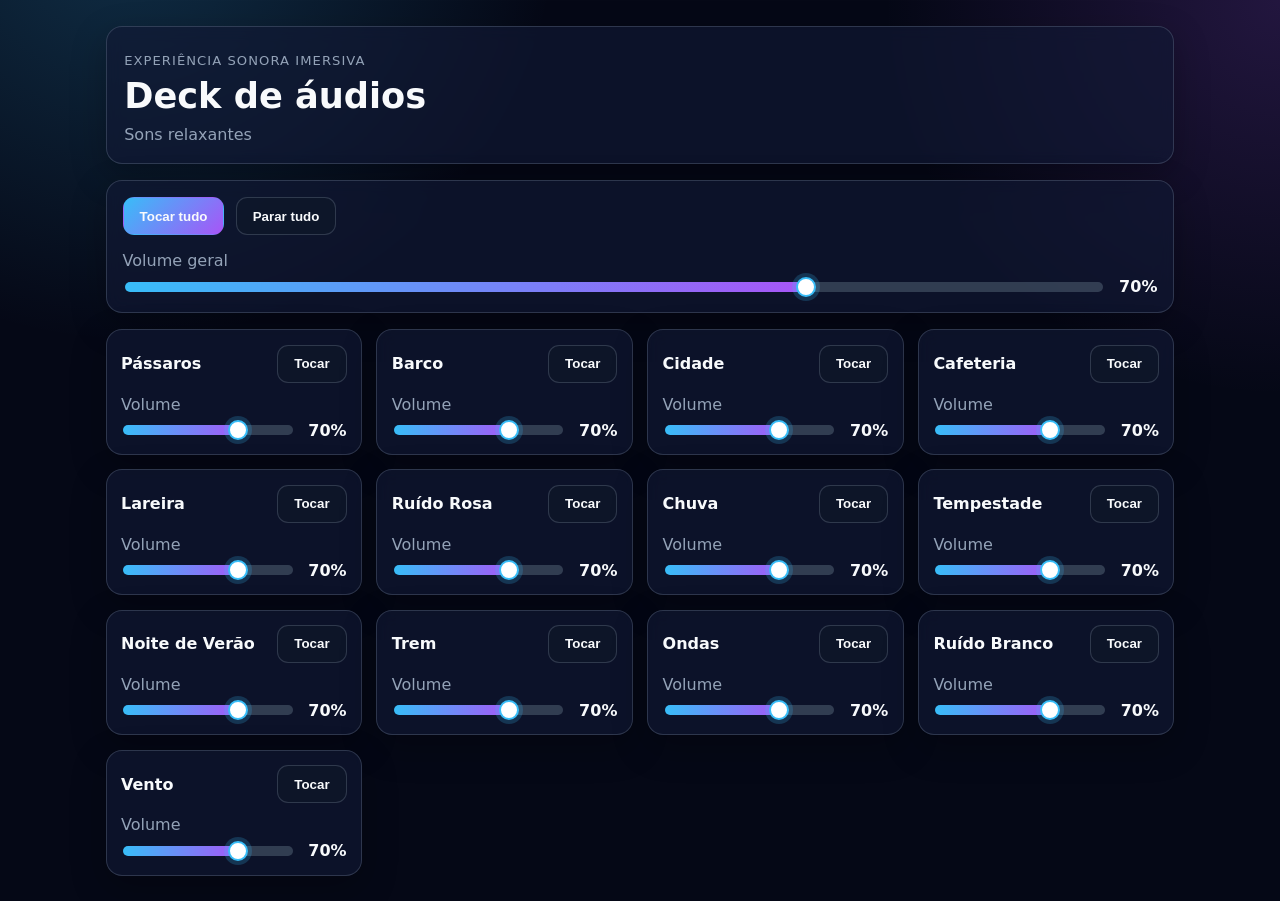
<file: index.html>
<!doctype html>
<html lang="pt-BR">
  <head>
    <meta charset="UTF-8" />
    <meta name="viewport" content="width=device-width, initial-scale=1.0" />
    <title>Sons relaxantes</title>
    <link
    rel="icon"
    type="image/svg+xml"
    href="data:image/svg+xml,%3Csvg xmlns='http://www.w3.org/2000/svg' viewBox='0 0 100 100'%3E%3Ctext y='.9em' font-size='90'%3E🎶%3C/text%3E%3C/svg%3E"
    >
    <meta
      name="description"
      content="Blanket Web: misture sons ambientes online para foco, relaxamento e sono."
    />
    <link rel="stylesheet" href="style.css" />
  </head>
  <body>
    <main class="app">
      <header class="app__header glass">
        <p class="eyebrow">Experiência sonora imersiva</p>
        <h1>Deck de áudios</h1>
        <p>Sons relaxantes</p>
      </header>

      <section class="master-controls glass" aria-label="Controles gerais">
        <div class="master-controls__actions">
          <button id="toggleAll" class="btn btn--primary" type="button">Tocar tudo</button>
          <button id="stopAll" class="btn" type="button">Parar tudo</button>
        </div>

        <label class="master-volume" for="masterVolume">
          <span>Volume geral</span>
          <div class="range-wrap">
            <input id="masterVolume" type="range" min="0" max="100" value="70" />
            <output id="masterVolumeValue" for="masterVolume">70%</output>
          </div>
        </label>
      </section>

      <section>
        <ul id="soundList" class="sound-list" aria-label="Lista de sons"></ul>
      </section>
    </main>

    <template id="soundItemTemplate">
      <li class="sound-card glass">
        <div class="sound-card__top">
          <h2 class="sound-card__title"></h2>
          <button class="btn sound-card__toggle" type="button">Tocar</button>
        </div>
        <label class="sound-card__volume-wrap">
          <span>Volume</span>
          <div class="range-wrap">
            <input class="sound-card__volume" type="range" min="0" max="100" value="70" />
            <output class="sound-card__volume-value">70%</output>
          </div>
        </label>
      </li>
    </template>

    <script src="script.js"></script>
  </body>
</html>
</file>
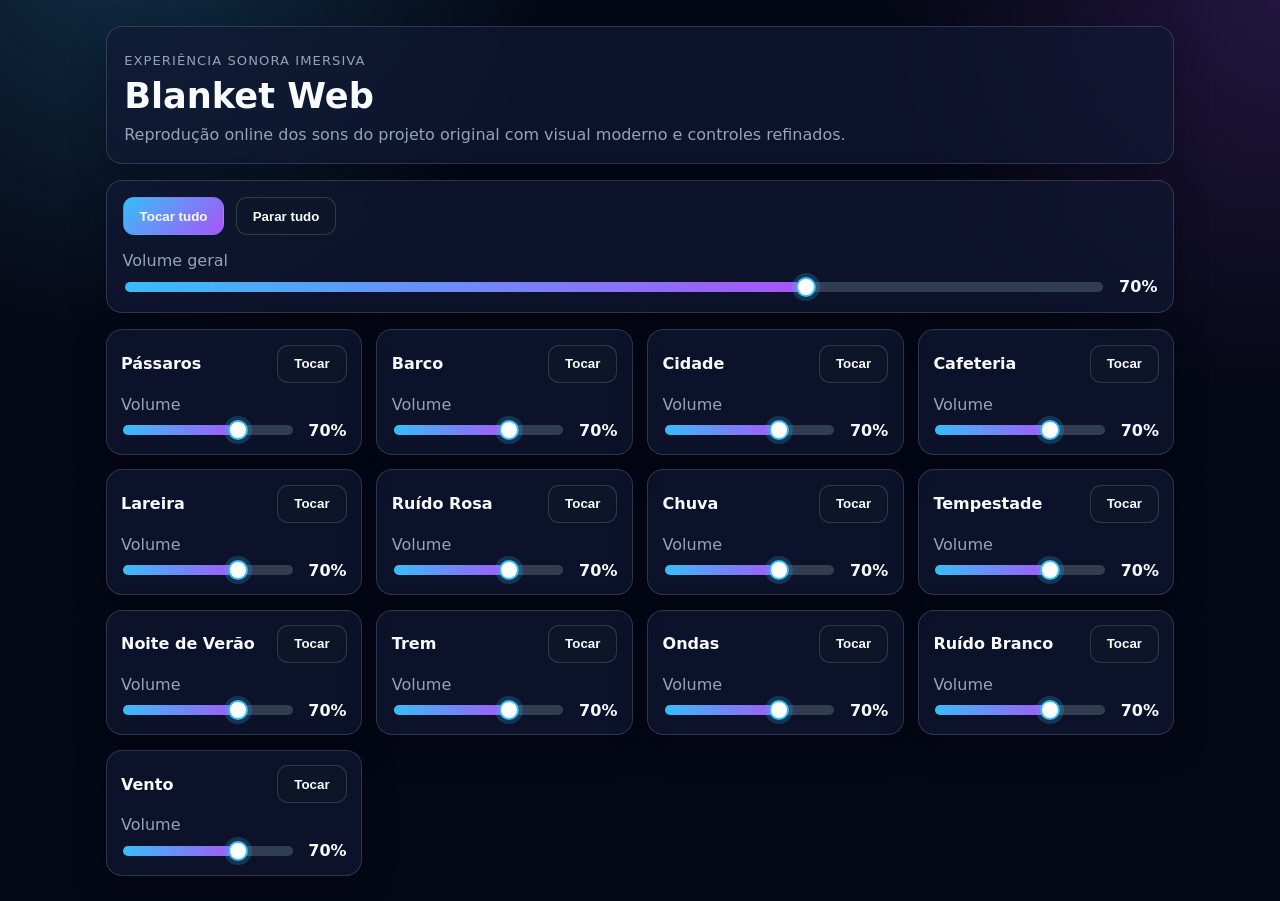
<file: docs/index.html>
<!doctype html>
<html lang="pt-BR">
  <head>
    <meta charset="UTF-8" />
    <meta name="viewport" content="width=device-width, initial-scale=1.0" />
    <title>Blanket Web</title>
    <meta
      name="description"
      content="Blanket Web: misture sons ambientes online para foco, relaxamento e sono."
    />
    <link rel="stylesheet" href="style.css" />
  </head>
  <body>
    <main class="app">
      <header class="app__header glass">
        <p class="eyebrow">Experiência sonora imersiva</p>
        <h1>Blanket Web</h1>
        <p>Reprodução online dos sons do projeto original com visual moderno e controles refinados.</p>
      </header>

      <section class="master-controls glass" aria-label="Controles gerais">
        <div class="master-controls__actions">
          <button id="toggleAll" class="btn btn--primary" type="button">Tocar tudo</button>
          <button id="stopAll" class="btn" type="button">Parar tudo</button>
        </div>

        <label class="master-volume" for="masterVolume">
          <span>Volume geral</span>
          <div class="range-wrap">
            <input id="masterVolume" type="range" min="0" max="100" value="70" />
            <output id="masterVolumeValue" for="masterVolume">70%</output>
          </div>
        </label>
      </section>

      <section>
        <ul id="soundList" class="sound-list" aria-label="Lista de sons"></ul>
      </section>
    </main>

    <template id="soundItemTemplate">
      <li class="sound-card glass">
        <div class="sound-card__top">
          <h2 class="sound-card__title"></h2>
          <button class="btn sound-card__toggle" type="button">Tocar</button>
        </div>
        <label class="sound-card__volume-wrap">
          <span>Volume</span>
          <div class="range-wrap">
            <input class="sound-card__volume" type="range" min="0" max="100" value="70" />
            <output class="sound-card__volume-value">70%</output>
          </div>
        </label>
      </li>
    </template>

    <script src="script.js"></script>
  </body>
</html>
</file>
<file: style.css>
:root {
  color-scheme: dark;
  --bg: #050816;
  --surface: rgba(18, 26, 53, 0.65);
  --surface-hover: rgba(30, 44, 88, 0.72);
  --border: rgba(148, 163, 184, 0.25);
  --text: #f8fafc;
  --muted: #94a3b8;
  --accent: #38bdf8;
  --accent-2: #a855f7;
  --success: #34d399;
  --range-track: rgba(71, 85, 105, 0.65);
}
* { box-sizing: border-box; }
body { margin: 0; min-height: 100vh; font-family: Inter, system-ui, -apple-system, Segoe UI, Roboto, sans-serif; background: radial-gradient(45rem 45rem at 10% -10%, rgba(56, 189, 248, 0.22), transparent 60%), radial-gradient(45rem 45rem at 100% 0%, rgba(168, 85, 247, 0.18), transparent 55%), var(--bg); color: var(--text); }
.app { max-width: 1120px; margin: 0 auto; padding: clamp(1rem, 2vw, 1.6rem); display: grid; gap: 1rem; }
.glass { background: var(--surface); border: 1px solid var(--border); border-radius: 1rem; backdrop-filter: blur(8px); box-shadow: 0 12px 35px rgba(0, 0, 0, 0.25); }
.app__header { padding: 1.1rem; animation: riseIn 0.55s ease; }
.eyebrow { color: var(--accent); margin: 0; font-size: 0.82rem; text-transform: uppercase; letter-spacing: 0.08em; }
.app__header h1 { margin: 0.35rem 0 0; font-size: clamp(1.6rem, 3.8vw, 2.2rem); }
.app__header p { margin: 0.4rem 0 0; color: var(--muted); line-height: 1.45; }
.master-controls { padding: 1rem; display: grid; gap: 1rem; animation: riseIn 0.65s ease; }
.master-controls__actions { display: flex; flex-wrap: wrap; gap: 0.7rem; }
.btn { border: 1px solid var(--border); background: rgba(15, 23, 42, 0.75); color: var(--text); border-radius: 0.7rem; padding: 0.65rem 1rem; cursor: pointer; font-weight: 600; transition: transform 0.2s ease, box-shadow 0.2s ease, background-color 0.2s ease; }
.btn:hover { transform: translateY(-1px); box-shadow: 0 6px 20px rgba(56, 189, 248, 0.2); }
.btn--primary { border-color: transparent; background: linear-gradient(135deg, var(--accent), var(--accent-2)); }
.sound-list { list-style: none; margin: 0; padding: 0; display: grid; gap: 0.9rem; grid-template-columns: repeat(auto-fill, minmax(250px, 1fr)); }
.sound-card { padding: 0.9rem; display: grid; gap: 0.75rem; transition: transform 0.2s ease, background-color 0.2s ease, border-color 0.2s ease; animation: riseIn 0.5s ease both; }
.sound-card:hover { transform: translateY(-3px); background: var(--surface-hover); }
.sound-card.is-playing { border-color: rgba(52, 211, 153, 0.65); box-shadow: 0 0 0 1px rgba(52, 211, 153, 0.25), 0 14px 30px rgba(16, 185, 129, 0.15); }
.sound-card__top { display: flex; justify-content: space-between; align-items: center; gap: 0.5rem; }
.sound-card__title { margin: 0; font-size: 1rem; }
.sound-card__toggle.is-playing { background: rgba(16, 185, 129, 0.25); border-color: rgba(52, 211, 153, 0.75); }
.sound-card__volume-wrap, .master-volume { display: grid; gap: 0.45rem; color: var(--muted); }
.range-wrap { display: grid; grid-template-columns: minmax(0, 1fr) auto; gap: 0.7rem; align-items: center; }
output { min-width: 2.8rem; text-align: right; font-weight: 600; color: var(--text); }
input[type='range'] { --volume-percent: 70%; width: 100%; appearance: none; height: 10px; border-radius: 999px; background: linear-gradient(90deg, var(--accent), var(--accent-2)) 0 / var(--volume-percent) 100% no-repeat, var(--range-track); outline: none; }
input[type='range']::-webkit-slider-runnable-track { height: 10px; border-radius: 999px; background: transparent; }
input[type='range']::-moz-range-track { height: 10px; border-radius: 999px; background: transparent; }
input[type='range']::-webkit-slider-thumb { appearance: none; width: 20px; height: 20px; margin-top: -5px; border-radius: 50%; background: #fff; border: 2px solid var(--accent); box-shadow: 0 0 0 4px rgba(56, 189, 248, 0.2); }
input[type='range']::-moz-range-thumb { width: 20px; height: 20px; border-radius: 50%; background: #fff; border: 2px solid var(--accent); box-shadow: 0 0 0 4px rgba(56, 189, 248, 0.2); }
@keyframes riseIn { from { opacity: 0; transform: translateY(12px); } to { opacity: 1; transform: translateY(0); } }
@media (max-width: 760px) {
  .sound-list { grid-template-columns: 1fr; }
  .sound-card__top { align-items: flex-start; flex-direction: column; }
  .sound-card__toggle { width: 100%; }
}
@media (max-width: 640px) {
  .btn { width: 100%; }
  .master-controls__actions { display: grid; grid-template-columns: 1fr; }
  .range-wrap { grid-template-columns: 1fr; }
  output { text-align: left; }
}
</file>
<file: docs/style.css>
:root {
  color-scheme: dark;
  --bg: #050816;
  --surface: rgba(18, 26, 53, 0.65);
  --surface-hover: rgba(30, 44, 88, 0.72);
  --border: rgba(148, 163, 184, 0.25);
  --text: #f8fafc;
  --muted: #94a3b8;
  --accent: #38bdf8;
  --accent-2: #a855f7;
  --success: #34d399;
  --range-track: rgba(71, 85, 105, 0.65);
}
* { box-sizing: border-box; }
body { margin: 0; min-height: 100vh; font-family: Inter, system-ui, -apple-system, Segoe UI, Roboto, sans-serif; background: radial-gradient(45rem 45rem at 10% -10%, rgba(56, 189, 248, 0.22), transparent 60%), radial-gradient(45rem 45rem at 100% 0%, rgba(168, 85, 247, 0.18), transparent 55%), var(--bg); color: var(--text); }
.app { max-width: 1120px; margin: 0 auto; padding: clamp(1rem, 2vw, 1.6rem); display: grid; gap: 1rem; }
.glass { background: var(--surface); border: 1px solid var(--border); border-radius: 1rem; backdrop-filter: blur(8px); box-shadow: 0 12px 35px rgba(0, 0, 0, 0.25); }
.app__header { padding: 1.1rem; animation: riseIn 0.55s ease; }
.eyebrow { color: var(--accent); margin: 0; font-size: 0.82rem; text-transform: uppercase; letter-spacing: 0.08em; }
.app__header h1 { margin: 0.35rem 0 0; font-size: clamp(1.6rem, 3.8vw, 2.2rem); }
.app__header p { margin: 0.4rem 0 0; color: var(--muted); line-height: 1.45; }
.master-controls { padding: 1rem; display: grid; gap: 1rem; animation: riseIn 0.65s ease; }
.master-controls__actions { display: flex; flex-wrap: wrap; gap: 0.7rem; }
.btn { border: 1px solid var(--border); background: rgba(15, 23, 42, 0.75); color: var(--text); border-radius: 0.7rem; padding: 0.65rem 1rem; cursor: pointer; font-weight: 600; transition: transform 0.2s ease, box-shadow 0.2s ease, background-color 0.2s ease; }
.btn:hover { transform: translateY(-1px); box-shadow: 0 6px 20px rgba(56, 189, 248, 0.2); }
.btn--primary { border-color: transparent; background: linear-gradient(135deg, var(--accent), var(--accent-2)); }
.sound-list { list-style: none; margin: 0; padding: 0; display: grid; gap: 0.9rem; grid-template-columns: repeat(auto-fill, minmax(250px, 1fr)); }
.sound-card { padding: 0.9rem; display: grid; gap: 0.75rem; transition: transform 0.2s ease, background-color 0.2s ease, border-color 0.2s ease; animation: riseIn 0.5s ease both; }
.sound-card:hover { transform: translateY(-3px); background: var(--surface-hover); }
.sound-card.is-playing { border-color: rgba(52, 211, 153, 0.65); box-shadow: 0 0 0 1px rgba(52, 211, 153, 0.25), 0 14px 30px rgba(16, 185, 129, 0.15); }
.sound-card__top { display: flex; justify-content: space-between; align-items: center; gap: 0.5rem; }
.sound-card__title { margin: 0; font-size: 1rem; }
.sound-card__toggle.is-playing { background: rgba(16, 185, 129, 0.25); border-color: rgba(52, 211, 153, 0.75); }
.sound-card__volume-wrap, .master-volume { display: grid; gap: 0.45rem; color: var(--muted); }
.range-wrap { display: grid; grid-template-columns: minmax(0, 1fr) auto; gap: 0.7rem; align-items: center; }
output { min-width: 2.8rem; text-align: right; font-weight: 600; color: var(--text); }
input[type='range'] { --volume-percent: 70%; width: 100%; appearance: none; height: 10px; border-radius: 999px; background: linear-gradient(90deg, var(--accent), var(--accent-2)) 0 / var(--volume-percent) 100% no-repeat, var(--range-track); outline: none; }
input[type='range']::-webkit-slider-runnable-track { height: 10px; border-radius: 999px; background: transparent; }
input[type='range']::-moz-range-track { height: 10px; border-radius: 999px; background: transparent; }
input[type='range']::-webkit-slider-thumb { appearance: none; width: 20px; height: 20px; margin-top: -5px; border-radius: 50%; background: #fff; border: 2px solid var(--accent); box-shadow: 0 0 0 4px rgba(56, 189, 248, 0.2); }
input[type='range']::-moz-range-thumb { width: 20px; height: 20px; border-radius: 50%; background: #fff; border: 2px solid var(--accent); box-shadow: 0 0 0 4px rgba(56, 189, 248, 0.2); }
@keyframes riseIn { from { opacity: 0; transform: translateY(12px); } to { opacity: 1; transform: translateY(0); } }
@media (max-width: 760px) {
  .sound-list { grid-template-columns: 1fr; }
  .sound-card__top { align-items: flex-start; flex-direction: column; }
  .sound-card__toggle { width: 100%; }
}
@media (max-width: 640px) {
  .btn { width: 100%; }
  .master-controls__actions { display: grid; grid-template-columns: 1fr; }
  .range-wrap { grid-template-columns: 1fr; }
  output { text-align: left; }
}
</file>
